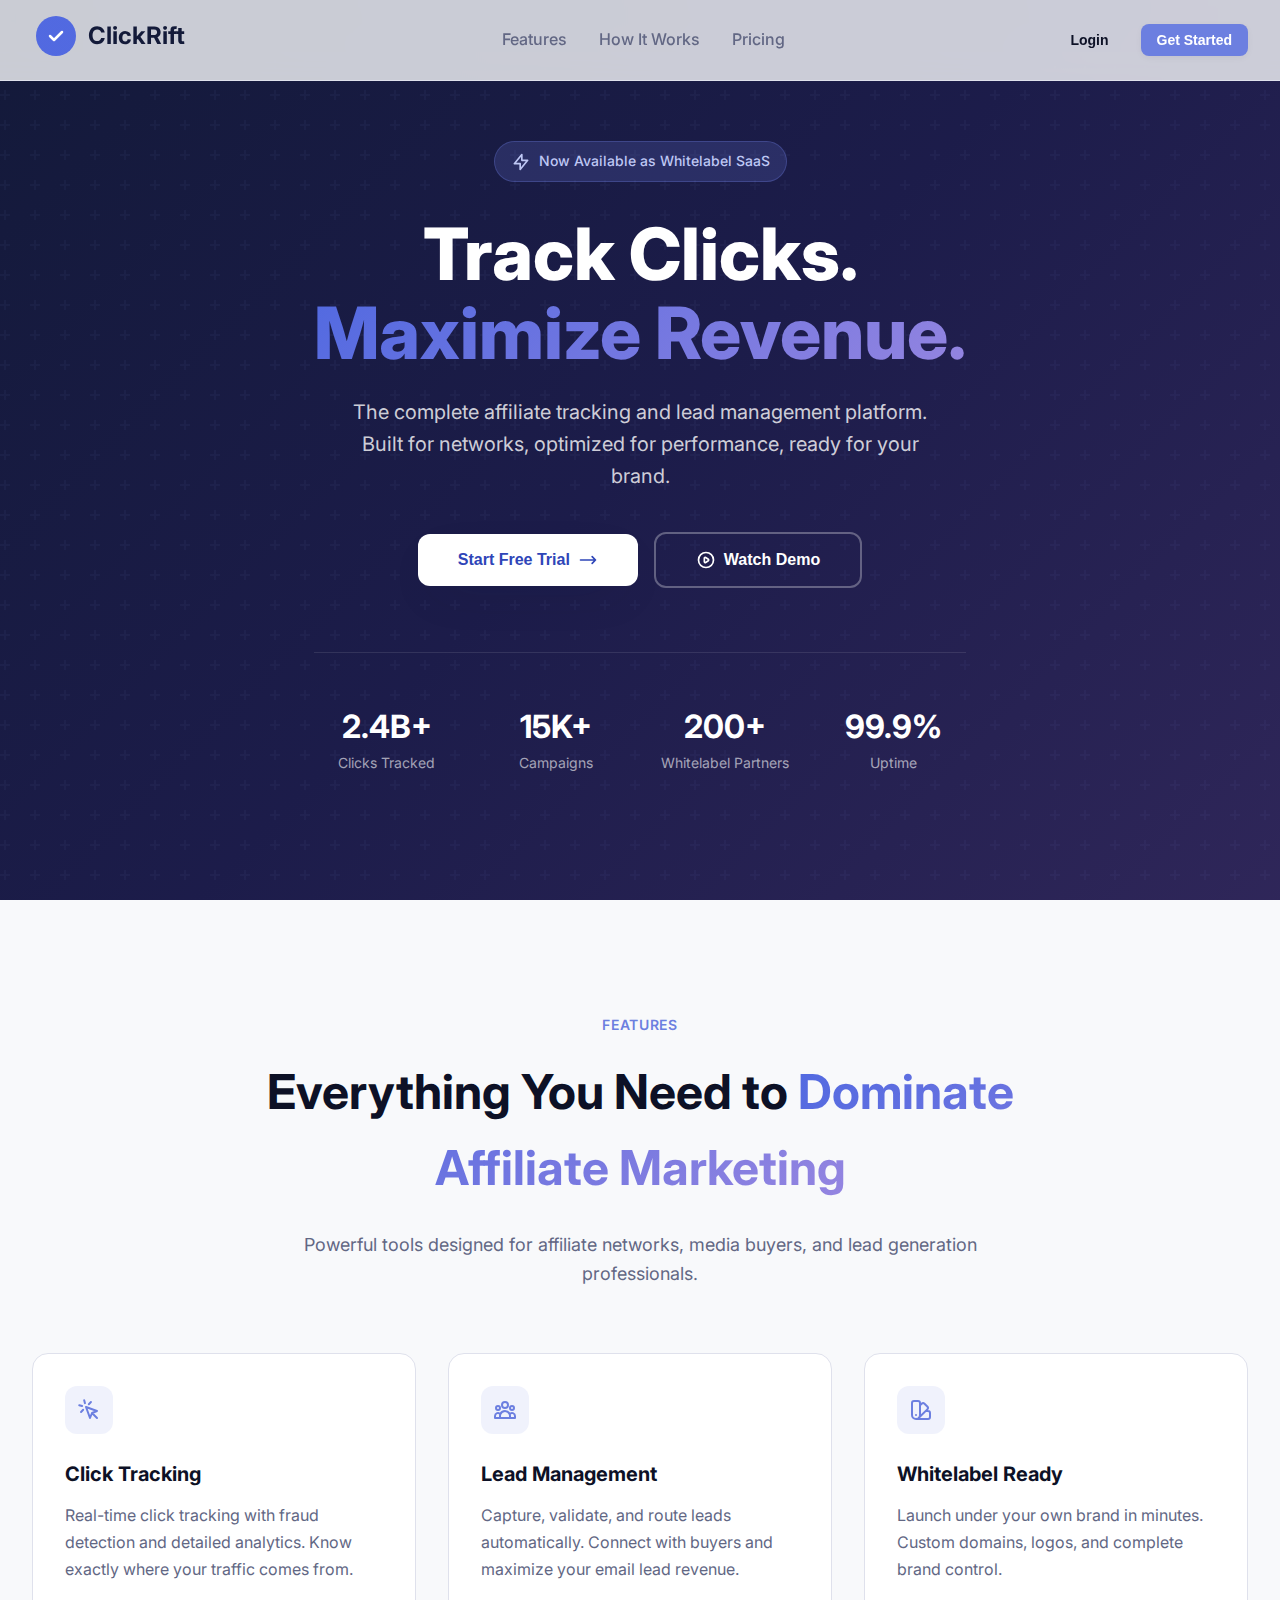
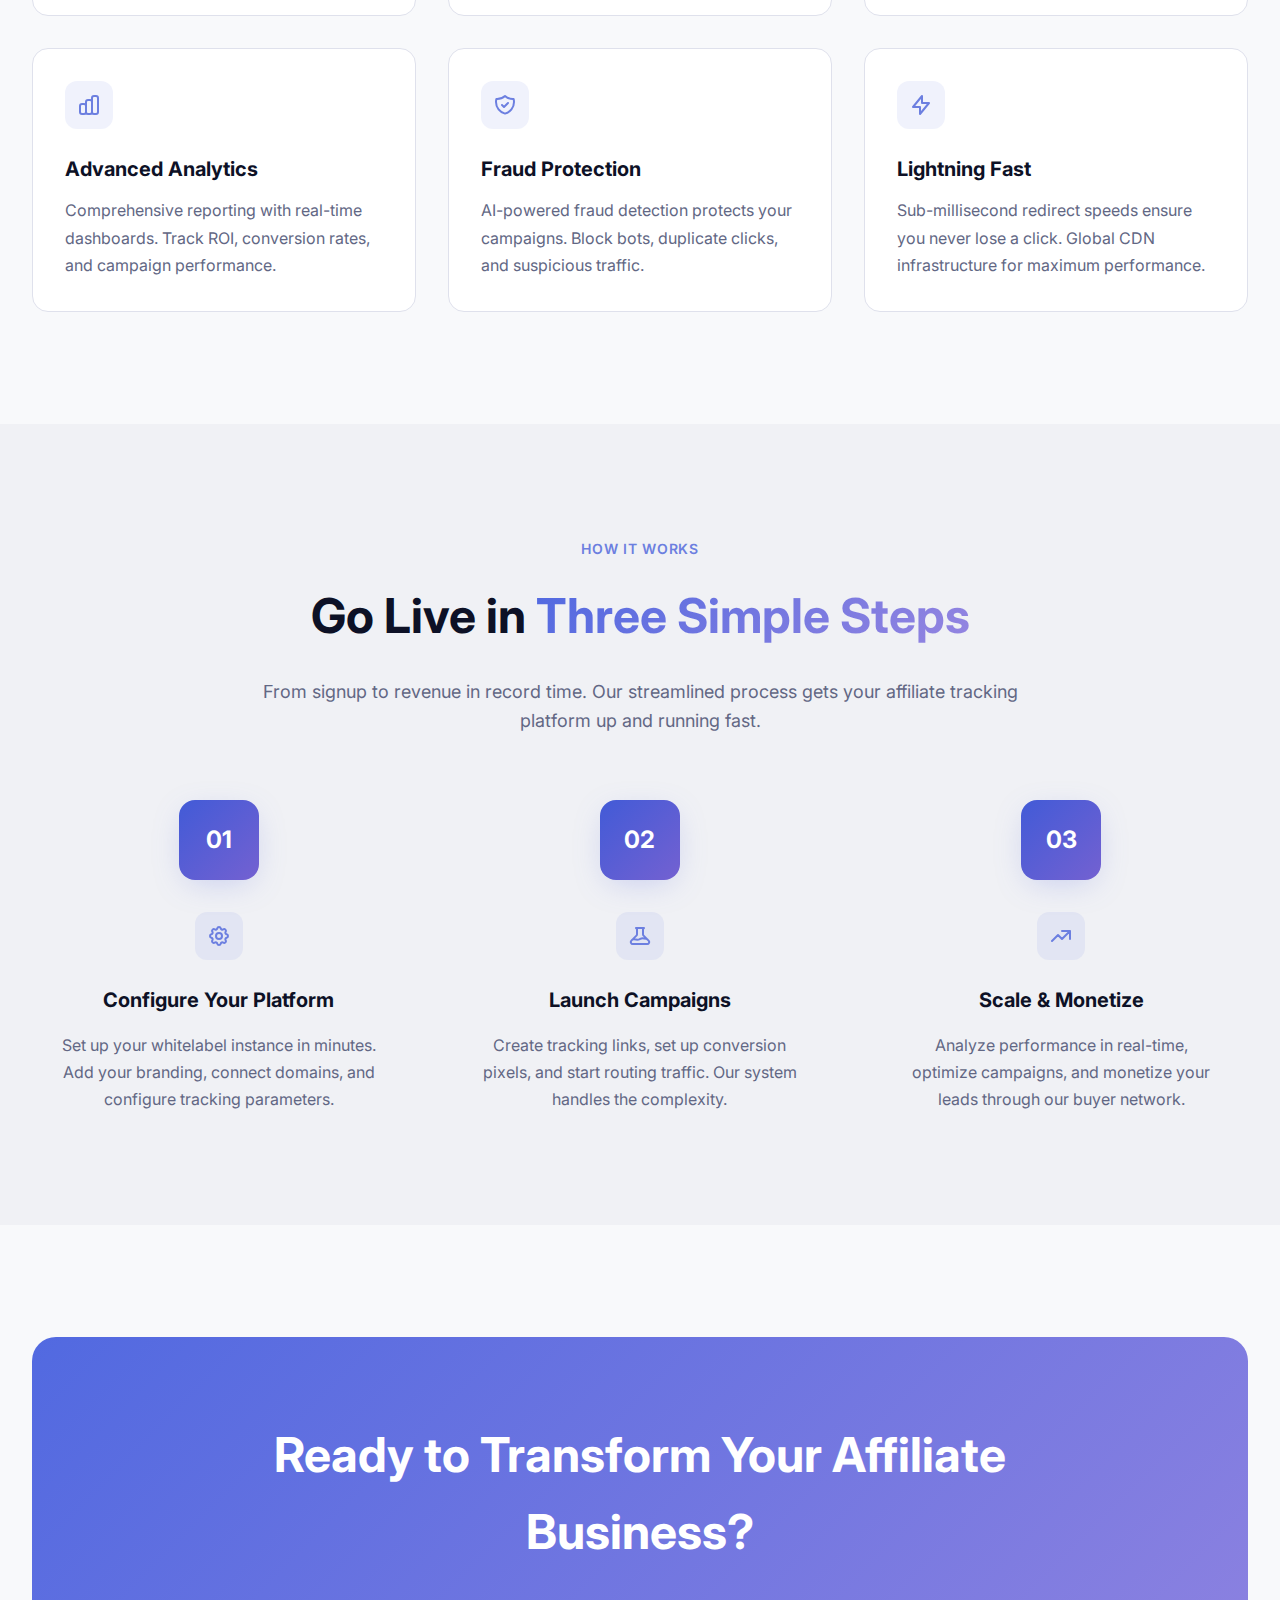
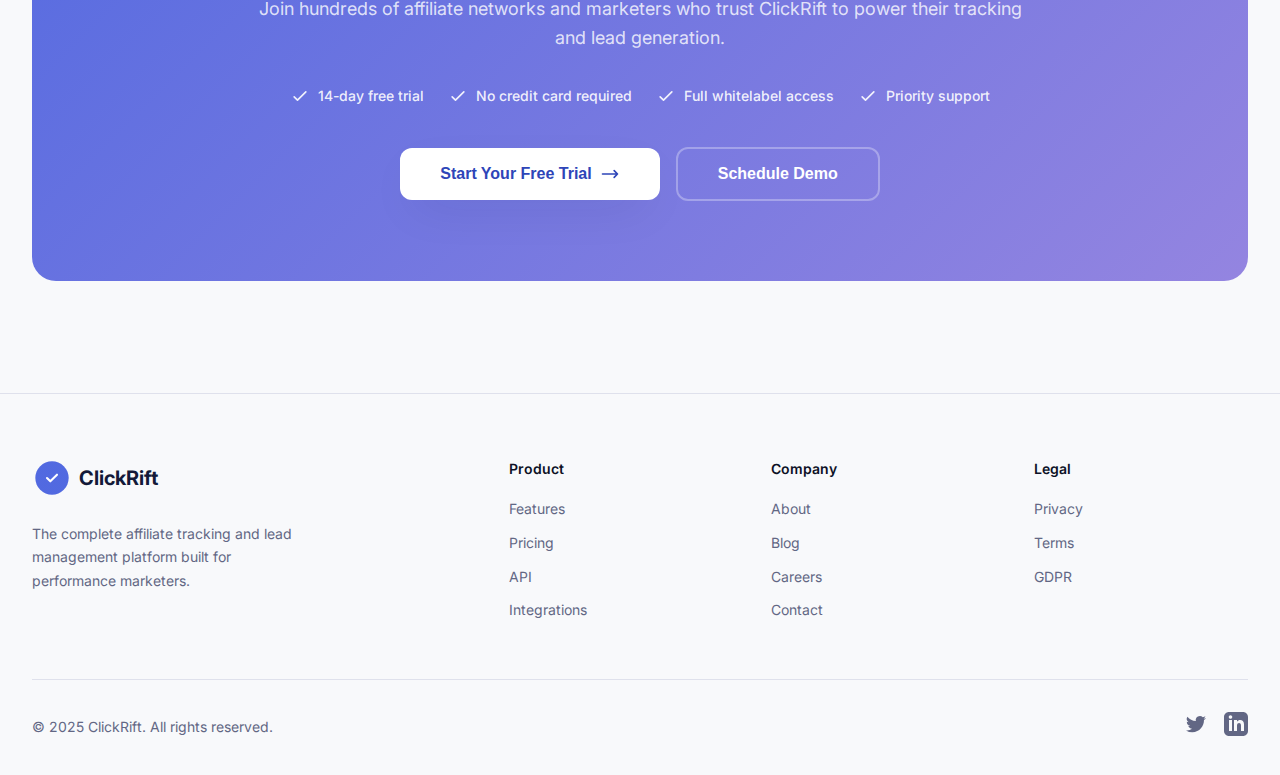
<file: public/standalone.html>
<!DOCTYPE html>
<html lang="en">
<head>
  <meta charset="UTF-8">
  <meta name="viewport" content="width=device-width, initial-scale=1.0">
  <title>ClickRift.io | Affiliate Tracking & Lead Management Platform</title>
  <meta name="description" content="Powerful whitelabel affiliate tracking and lead management SaaS. Track clicks, optimize conversions, and monetize email leads under your own brand.">
  <meta name="author" content="ClickRift">
  <meta name="keywords" content="affiliate tracking, lead management, whitelabel SaaS, click tracking, email leads, affiliate marketing">
  <meta property="og:title" content="ClickRift.io | Affiliate Tracking & Lead Management Platform">
  <meta property="og:description" content="Powerful whitelabel affiliate tracking and lead management SaaS. Track clicks, optimize conversions, and monetize email leads under your own brand.">
  <meta property="og:type" content="website">
  <link rel="stylesheet" href="css/standalone.css">
</head>
<body>
  <!-- Header -->
  <header class="header">
    <div class="container header-inner">
      <a href="/">
        <svg class="logo" viewBox="0 0 200 48" fill="none" xmlns="http://www.w3.org/2000/svg">
          <circle cx="24" cy="24" r="20" fill="url(#logo-grad)"/>
          <path d="M18 24l4 4 8-8" stroke="white" stroke-width="2.5" stroke-linecap="round" stroke-linejoin="round"/>
          <text x="56" y="32" font-family="Inter, sans-serif" font-size="24" font-weight="700" fill="hsl(230, 50%, 15%)">ClickRift</text>
          <defs>
            <linearGradient id="logo-grad" x1="4" y1="4" x2="44" y2="44">
              <stop stop-color="hsl(230, 70%, 60%)"/>
              <stop offset="1" stop-color="hsl(250, 60%, 70%)"/>
            </linearGradient>
          </defs>
        </svg>
      </a>
      <nav class="nav">
        <a href="#features">Features</a>
        <a href="#how-it-works">How It Works</a>
        <a href="#pricing">Pricing</a>
      </nav>
      <div class="header-cta">
        <button class="btn btn-ghost">Login</button>
        <button class="btn btn-primary">Get Started</button>
      </div>
      <button class="mobile-menu-btn" aria-label="Toggle menu">
        <svg class="icon" fill="none" stroke="currentColor" viewBox="0 0 24 24"><path stroke-linecap="round" stroke-linejoin="round" stroke-width="2" d="M4 6h16M4 12h16M4 18h16"/></svg>
      </button>
    </div>
  </header>

  <!-- Hero -->
  <section class="hero">
    <div class="hero-bg"></div>
    <div class="container hero-content">
      <div class="hero-badge">
        <svg class="icon-sm" fill="none" stroke="currentColor" viewBox="0 0 24 24"><path stroke-linecap="round" stroke-linejoin="round" stroke-width="2" d="M13 10V3L4 14h7v7l9-11h-7z"/></svg>
        Now Available as Whitelabel SaaS
      </div>
      <h1>Track Clicks. <br><span class="text-gradient">Maximize Revenue.</span></h1>
      <p>The complete affiliate tracking and lead management platform. Built for networks, optimized for performance, ready for your brand.</p>
      <div class="hero-buttons">
        <button class="btn btn-hero-white">
          Start Free Trial
          <svg class="icon-sm" fill="none" stroke="currentColor" viewBox="0 0 24 24"><path stroke-linecap="round" stroke-linejoin="round" stroke-width="2" d="M17 8l4 4m0 0l-4 4m4-4H3"/></svg>
        </button>
        <button class="btn btn-hero-outline">
          <svg class="icon-sm" fill="none" stroke="currentColor" viewBox="0 0 24 24"><path stroke-linecap="round" stroke-linejoin="round" stroke-width="2" d="M14.752 11.168l-3.197-2.132A1 1 0 0010 9.87v4.263a1 1 0 001.555.832l3.197-2.132a1 1 0 000-1.664z"/><path stroke-linecap="round" stroke-linejoin="round" stroke-width="2" d="M21 12a9 9 0 11-18 0 9 9 0 0118 0z"/></svg>
          Watch Demo
        </button>
      </div>
      <div class="trust-stats">
        <div class="stat">
          <div class="stat-value">2.4B+</div>
          <div class="stat-label">Clicks Tracked</div>
        </div>
        <div class="stat">
          <div class="stat-value">15K+</div>
          <div class="stat-label">Campaigns</div>
        </div>
        <div class="stat">
          <div class="stat-value">200+</div>
          <div class="stat-label">Whitelabel Partners</div>
        </div>
        <div class="stat">
          <div class="stat-value">99.9%</div>
          <div class="stat-label">Uptime</div>
        </div>
      </div>
    </div>
  </section>

  <!-- Features -->
  <section id="features" class="section">
    <div class="container">
      <div class="section-header">
        <span class="section-label">Features</span>
        <h2 class="section-title">Everything You Need to <span class="text-gradient">Dominate Affiliate Marketing</span></h2>
        <p class="section-desc">Powerful tools designed for affiliate networks, media buyers, and lead generation professionals.</p>
      </div>
      <div class="features-grid">
        <div class="feature-card">
          <div class="feature-icon">
            <svg class="icon" fill="none" stroke="currentColor" viewBox="0 0 24 24"><path stroke-linecap="round" stroke-linejoin="round" stroke-width="2" d="M15 15l-2 5L9 9l11 4-5 2zm0 0l5 5M7.188 2.239l.777 2.897M5.136 7.965l-2.898-.777M13.95 4.05l-2.122 2.122m-5.657 5.656l-2.12 2.122"/></svg>
          </div>
          <h3 class="feature-title">Click Tracking</h3>
          <p class="feature-desc">Real-time click tracking with fraud detection and detailed analytics. Know exactly where your traffic comes from.</p>
        </div>
        <div class="feature-card">
          <div class="feature-icon">
            <svg class="icon" fill="none" stroke="currentColor" viewBox="0 0 24 24"><path stroke-linecap="round" stroke-linejoin="round" stroke-width="2" d="M17 20h5v-2a3 3 0 00-5.356-1.857M17 20H7m10 0v-2c0-.656-.126-1.283-.356-1.857M7 20H2v-2a3 3 0 015.356-1.857M7 20v-2c0-.656.126-1.283.356-1.857m0 0a5.002 5.002 0 019.288 0M15 7a3 3 0 11-6 0 3 3 0 016 0zm6 3a2 2 0 11-4 0 2 2 0 014 0zM7 10a2 2 0 11-4 0 2 2 0 014 0z"/></svg>
          </div>
          <h3 class="feature-title">Lead Management</h3>
          <p class="feature-desc">Capture, validate, and route leads automatically. Connect with buyers and maximize your email lead revenue.</p>
        </div>
        <div class="feature-card">
          <div class="feature-icon">
            <svg class="icon" fill="none" stroke="currentColor" viewBox="0 0 24 24"><path stroke-linecap="round" stroke-linejoin="round" stroke-width="2" d="M7 21a4 4 0 01-4-4V5a2 2 0 012-2h4a2 2 0 012 2v12a4 4 0 01-4 4zm0 0h12a2 2 0 002-2v-4a2 2 0 00-2-2h-2.343M11 7.343l1.657-1.657a2 2 0 012.828 0l2.829 2.829a2 2 0 010 2.828l-8.486 8.485M7 17h.01"/></svg>
          </div>
          <h3 class="feature-title">Whitelabel Ready</h3>
          <p class="feature-desc">Launch under your own brand in minutes. Custom domains, logos, and complete brand control.</p>
        </div>
        <div class="feature-card">
          <div class="feature-icon">
            <svg class="icon" fill="none" stroke="currentColor" viewBox="0 0 24 24"><path stroke-linecap="round" stroke-linejoin="round" stroke-width="2" d="M9 19v-6a2 2 0 00-2-2H5a2 2 0 00-2 2v6a2 2 0 002 2h2a2 2 0 002-2zm0 0V9a2 2 0 012-2h2a2 2 0 012 2v10m-6 0a2 2 0 002 2h2a2 2 0 002-2m0 0V5a2 2 0 012-2h2a2 2 0 012 2v14a2 2 0 01-2 2h-2a2 2 0 01-2-2z"/></svg>
          </div>
          <h3 class="feature-title">Advanced Analytics</h3>
          <p class="feature-desc">Comprehensive reporting with real-time dashboards. Track ROI, conversion rates, and campaign performance.</p>
        </div>
        <div class="feature-card">
          <div class="feature-icon">
            <svg class="icon" fill="none" stroke="currentColor" viewBox="0 0 24 24"><path stroke-linecap="round" stroke-linejoin="round" stroke-width="2" d="M9 12l2 2 4-4m5.618-4.016A11.955 11.955 0 0112 2.944a11.955 11.955 0 01-8.618 3.04A12.02 12.02 0 003 9c0 5.591 3.824 10.29 9 11.622 5.176-1.332 9-6.03 9-11.622 0-1.042-.133-2.052-.382-3.016z"/></svg>
          </div>
          <h3 class="feature-title">Fraud Protection</h3>
          <p class="feature-desc">AI-powered fraud detection protects your campaigns. Block bots, duplicate clicks, and suspicious traffic.</p>
        </div>
        <div class="feature-card">
          <div class="feature-icon">
            <svg class="icon" fill="none" stroke="currentColor" viewBox="0 0 24 24"><path stroke-linecap="round" stroke-linejoin="round" stroke-width="2" d="M13 10V3L4 14h7v7l9-11h-7z"/></svg>
          </div>
          <h3 class="feature-title">Lightning Fast</h3>
          <p class="feature-desc">Sub-millisecond redirect speeds ensure you never lose a click. Global CDN infrastructure for maximum performance.</p>
        </div>
      </div>
    </div>
  </section>

  <!-- How It Works -->
  <section id="how-it-works" class="section" style="background: var(--muted);">
    <div class="container">
      <div class="section-header">
        <span class="section-label">How It Works</span>
        <h2 class="section-title">Go Live in <span class="text-gradient">Three Simple Steps</span></h2>
        <p class="section-desc">From signup to revenue in record time. Our streamlined process gets your affiliate tracking platform up and running fast.</p>
      </div>
      <div class="steps-grid">
        <div class="step">
          <div class="step-number">01</div>
          <div class="step-icon">
            <svg class="icon" fill="none" stroke="currentColor" viewBox="0 0 24 24"><path stroke-linecap="round" stroke-linejoin="round" stroke-width="2" d="M10.325 4.317c.426-1.756 2.924-1.756 3.35 0a1.724 1.724 0 002.573 1.066c1.543-.94 3.31.826 2.37 2.37a1.724 1.724 0 001.065 2.572c1.756.426 1.756 2.924 0 3.35a1.724 1.724 0 00-1.066 2.573c.94 1.543-.826 3.31-2.37 2.37a1.724 1.724 0 00-2.572 1.065c-.426 1.756-2.924 1.756-3.35 0a1.724 1.724 0 00-2.573-1.066c-1.543.94-3.31-.826-2.37-2.37a1.724 1.724 0 00-1.065-2.572c-1.756-.426-1.756-2.924 0-3.35a1.724 1.724 0 001.066-2.573c-.94-1.543.826-3.31 2.37-2.37.996.608 2.296.07 2.572-1.065z"/><path stroke-linecap="round" stroke-linejoin="round" stroke-width="2" d="M15 12a3 3 0 11-6 0 3 3 0 016 0z"/></svg>
          </div>
          <h3 class="step-title">Configure Your Platform</h3>
          <p class="step-desc">Set up your whitelabel instance in minutes. Add your branding, connect domains, and configure tracking parameters.</p>
        </div>
        <div class="step">
          <div class="step-number">02</div>
          <div class="step-icon">
            <svg class="icon" fill="none" stroke="currentColor" viewBox="0 0 24 24"><path stroke-linecap="round" stroke-linejoin="round" stroke-width="2" d="M19.428 15.428a2 2 0 00-1.022-.547l-2.387-.477a6 6 0 00-3.86.517l-.318.158a6 6 0 01-3.86.517L6.05 15.21a2 2 0 00-1.806.547M8 4h8l-1 1v5.172a2 2 0 00.586 1.414l5 5c1.26 1.26.367 3.414-1.415 3.414H4.828c-1.782 0-2.674-2.154-1.414-3.414l5-5A2 2 0 009 10.172V5L8 4z"/></svg>
          </div>
          <h3 class="step-title">Launch Campaigns</h3>
          <p class="step-desc">Create tracking links, set up conversion pixels, and start routing traffic. Our system handles the complexity.</p>
        </div>
        <div class="step">
          <div class="step-number">03</div>
          <div class="step-icon">
            <svg class="icon" fill="none" stroke="currentColor" viewBox="0 0 24 24"><path stroke-linecap="round" stroke-linejoin="round" stroke-width="2" d="M13 7h8m0 0v8m0-8l-8 8-4-4-6 6"/></svg>
          </div>
          <h3 class="step-title">Scale & Monetize</h3>
          <p class="step-desc">Analyze performance in real-time, optimize campaigns, and monetize your leads through our buyer network.</p>
        </div>
      </div>
    </div>
  </section>

  <!-- CTA -->
  <section id="pricing" class="section">
    <div class="container">
      <div class="cta">
        <div class="cta-content">
          <h2>Ready to Transform Your Affiliate Business?</h2>
          <p>Join hundreds of affiliate networks and marketers who trust ClickRift to power their tracking and lead generation.</p>
          <div class="cta-benefits">
            <div class="cta-benefit">
              <svg class="icon-sm" fill="none" stroke="currentColor" viewBox="0 0 24 24"><path stroke-linecap="round" stroke-linejoin="round" stroke-width="2" d="M5 13l4 4L19 7"/></svg>
              14-day free trial
            </div>
            <div class="cta-benefit">
              <svg class="icon-sm" fill="none" stroke="currentColor" viewBox="0 0 24 24"><path stroke-linecap="round" stroke-linejoin="round" stroke-width="2" d="M5 13l4 4L19 7"/></svg>
              No credit card required
            </div>
            <div class="cta-benefit">
              <svg class="icon-sm" fill="none" stroke="currentColor" viewBox="0 0 24 24"><path stroke-linecap="round" stroke-linejoin="round" stroke-width="2" d="M5 13l4 4L19 7"/></svg>
              Full whitelabel access
            </div>
            <div class="cta-benefit">
              <svg class="icon-sm" fill="none" stroke="currentColor" viewBox="0 0 24 24"><path stroke-linecap="round" stroke-linejoin="round" stroke-width="2" d="M5 13l4 4L19 7"/></svg>
              Priority support
            </div>
          </div>
          <div class="cta-buttons">
            <button class="btn btn-hero-white">
              Start Your Free Trial
              <svg class="icon-sm" fill="none" stroke="currentColor" viewBox="0 0 24 24"><path stroke-linecap="round" stroke-linejoin="round" stroke-width="2" d="M17 8l4 4m0 0l-4 4m4-4H3"/></svg>
            </button>
            <button class="btn btn-hero-outline">Schedule Demo</button>
          </div>
        </div>
      </div>
    </div>
  </section>

  <!-- Footer -->
  <footer class="footer">
    <div class="container">
      <div class="footer-grid">
        <div class="footer-brand">
          <svg style="height: 40px; width: auto;" viewBox="0 0 200 48" fill="none" xmlns="http://www.w3.org/2000/svg">
            <circle cx="24" cy="24" r="20" fill="url(#logo-grad2)"/>
            <path d="M18 24l4 4 8-8" stroke="white" stroke-width="2.5" stroke-linecap="round" stroke-linejoin="round"/>
            <text x="56" y="32" font-family="Inter, sans-serif" font-size="24" font-weight="700" fill="hsl(230, 50%, 15%)">ClickRift</text>
            <defs>
              <linearGradient id="logo-grad2" x1="4" y1="4" x2="44" y2="44">
                <stop stop-color="hsl(230, 70%, 60%)"/>
                <stop offset="1" stop-color="hsl(250, 60%, 70%)"/>
              </linearGradient>
            </defs>
          </svg>
          <p>The complete affiliate tracking and lead management platform built for performance marketers.</p>
        </div>
        <div class="footer-col">
          <h4>Product</h4>
          <ul>
            <li><a href="#features">Features</a></li>
            <li><a href="#pricing">Pricing</a></li>
            <li><a href="#">API</a></li>
            <li><a href="#">Integrations</a></li>
          </ul>
        </div>
        <div class="footer-col">
          <h4>Company</h4>
          <ul>
            <li><a href="#">About</a></li>
            <li><a href="#">Blog</a></li>
            <li><a href="#">Careers</a></li>
            <li><a href="#">Contact</a></li>
          </ul>
        </div>
        <div class="footer-col">
          <h4>Legal</h4>
          <ul>
            <li><a href="#">Privacy</a></li>
            <li><a href="#">Terms</a></li>
            <li><a href="#">GDPR</a></li>
          </ul>
        </div>
      </div>
      <div class="footer-bottom">
        <p class="footer-copyright">© 2025 ClickRift. All rights reserved.</p>
        <div class="footer-social">
          <a href="#" aria-label="Twitter">
            <svg class="icon" fill="currentColor" viewBox="0 0 24 24"><path d="M8.29 20.251c7.547 0 11.675-6.253 11.675-11.675 0-.178 0-.355-.012-.53A8.348 8.348 0 0022 5.92a8.19 8.19 0 01-2.357.646 4.118 4.118 0 001.804-2.27 8.224 8.224 0 01-2.605.996 4.107 4.107 0 00-6.993 3.743 11.65 11.65 0 01-8.457-4.287 4.106 4.106 0 001.27 5.477A4.072 4.072 0 012.8 9.713v.052a4.105 4.105 0 003.292 4.022 4.095 4.095 0 01-1.853.07 4.108 4.108 0 003.834 2.85A8.233 8.233 0 012 18.407a11.616 11.616 0 006.29 1.84"/></svg>
          </a>
          <a href="#" aria-label="LinkedIn">
            <svg class="icon" fill="currentColor" viewBox="0 0 24 24"><path d="M19 0h-14c-2.761 0-5 2.239-5 5v14c0 2.761 2.239 5 5 5h14c2.762 0 5-2.239 5-5v-14c0-2.761-2.238-5-5-5zm-11 19h-3v-11h3v11zm-1.5-12.268c-.966 0-1.75-.79-1.75-1.764s.784-1.764 1.75-1.764 1.75.79 1.75 1.764-.783 1.764-1.75 1.764zm13.5 12.268h-3v-5.604c0-3.368-4-3.113-4 0v5.604h-3v-11h3v1.765c1.396-2.586 7-2.777 7 2.476v6.759z"/></svg>
          </a>
        </div>
      </div>
    </div>
  </footer>
</body>
</html>
</file>
<file: public/css/standalone.css>
/* ClickRift.io Standalone Styles */
@import url('https://fonts.googleapis.com/css2?family=Inter:wght@400;500;600;700;800&display=swap');

*, *::before, *::after { box-sizing: border-box; margin: 0; padding: 0; }

:root {
  --background: hsl(230, 30%, 98%);
  --foreground: hsl(230, 50%, 10%);
  --card: hsl(0, 0%, 100%);
  --card-foreground: hsl(230, 50%, 10%);
  --primary: hsl(230, 65%, 65%);
  --primary-foreground: hsl(0, 0%, 100%);
  --secondary: hsl(230, 30%, 94%);
  --secondary-foreground: hsl(230, 50%, 20%);
  --muted: hsl(230, 20%, 95%);
  --muted-foreground: hsl(230, 15%, 45%);
  --accent: hsl(230, 70%, 75%);
  --border: hsl(230, 25%, 90%);
  --clickrift-primary: hsl(230, 65%, 65%);
  --clickrift-primary-light: hsl(230, 70%, 85%);
  --clickrift-primary-dark: hsl(230, 60%, 45%);
  --clickrift-navy: hsl(230, 50%, 15%);
  --clickrift-soft: hsl(230, 30%, 97%);
  --gradient-hero: linear-gradient(135deg, hsl(230, 70%, 60%) 0%, hsl(250, 60%, 70%) 100%);
  --gradient-cta: linear-gradient(135deg, hsl(230, 65%, 55%) 0%, hsl(250, 55%, 60%) 100%);
  --shadow-sm: 0 2px 8px -2px hsla(230, 50%, 15%, 0.08);
  --shadow-md: 0 8px 24px -8px hsla(230, 50%, 15%, 0.12);
  --shadow-lg: 0 16px 48px -16px hsla(230, 50%, 15%, 0.15);
  --shadow-glow: 0 8px 32px -8px hsla(230, 65%, 65%, 0.35);
}

html { scroll-behavior: smooth; }
body { font-family: 'Inter', system-ui, sans-serif; background: var(--background); color: var(--foreground); line-height: 1.6; -webkit-font-smoothing: antialiased; }

.container { max-width: 1280px; margin: 0 auto; padding: 0 1rem; }
@media (min-width: 640px) { .container { padding: 0 1.5rem; } }
@media (min-width: 1024px) { .container { padding: 0 2rem; } }

a { text-decoration: none; color: inherit; }

/* Header */
.header { position: fixed; top: 0; left: 0; right: 0; z-index: 50; background: hsla(230, 30%, 98%, 0.8); backdrop-filter: blur(12px); border-bottom: 1px solid var(--border); }
.header-inner { display: flex; align-items: center; justify-content: space-between; height: 64px; }
@media (min-width: 1024px) { .header-inner { height: 80px; } }
.logo { height: 40px; width: auto; }
@media (min-width: 1024px) { .logo { height: 48px; } }
.nav { display: none; align-items: center; gap: 2rem; }
@media (min-width: 768px) { .nav { display: flex; } }
.nav a { color: var(--muted-foreground); font-weight: 500; transition: color 0.2s; }
.nav a:hover { color: var(--foreground); }
.header-cta { display: none; align-items: center; gap: 1rem; }
@media (min-width: 768px) { .header-cta { display: flex; } }

/* Buttons */
.btn { display: inline-flex; align-items: center; justify-content: center; gap: 0.5rem; padding: 0.5rem 1rem; border-radius: 0.5rem; font-weight: 600; font-size: 0.875rem; transition: all 0.2s; cursor: pointer; border: none; }
.btn-ghost { background: transparent; color: var(--foreground); }
.btn-ghost:hover { background: var(--accent); }
.btn-primary { background: var(--primary); color: var(--primary-foreground); box-shadow: var(--shadow-sm); }
.btn-primary:hover { background: hsl(230, 65%, 60%); box-shadow: var(--shadow-glow); }
.btn-hero { background: var(--gradient-cta); color: var(--primary-foreground); box-shadow: var(--shadow-glow); padding: 1rem 2.5rem; font-size: 1rem; border-radius: 0.75rem; }
.btn-hero:hover { transform: scale(1.02); box-shadow: var(--shadow-lg); }
.btn-outline { background: transparent; border: 2px solid var(--primary); color: var(--primary); padding: 1rem 2.5rem; font-size: 1rem; border-radius: 0.75rem; }
.btn-outline:hover { background: hsla(230, 65%, 65%, 0.1); }
.btn-hero-white { background: white; color: var(--clickrift-primary-dark); box-shadow: var(--shadow-lg); padding: 1rem 2.5rem; font-size: 1rem; border-radius: 0.75rem; }
.btn-hero-white:hover { background: hsl(0, 0%, 95%); transform: scale(1.02); }
.btn-hero-outline { background: transparent; border: 2px solid hsla(0, 0%, 100%, 0.3); color: white; padding: 1rem 2.5rem; font-size: 1rem; border-radius: 0.75rem; }
.btn-hero-outline:hover { background: hsla(0, 0%, 100%, 0.1); }

.mobile-menu-btn { display: block; padding: 0.5rem; background: none; border: none; cursor: pointer; }
@media (min-width: 768px) { .mobile-menu-btn { display: none; } }

/* Hero */
.hero { position: relative; min-height: 100vh; display: flex; align-items: center; padding: 6rem 0 5rem; overflow: hidden; }
.hero-bg { position: absolute; inset: 0; background: linear-gradient(135deg, hsl(230, 50%, 15%) 0%, hsl(240, 45%, 20%) 50%, hsl(250, 40%, 25%) 100%); }
.hero-bg::after { content: ''; position: absolute; inset: 0; background: url("data:image/svg+xml,%3Csvg width='60' height='60' viewBox='0 0 60 60' xmlns='http://www.w3.org/2000/svg'%3E%3Cg fill='none' fill-rule='evenodd'%3E%3Cg fill='%237B8CDE' fill-opacity='0.05'%3E%3Cpath d='M36 34v-4h-2v4h-4v2h4v4h2v-4h4v-2h-4zm0-30V0h-2v4h-4v2h4v4h2V6h4V4h-4zM6 34v-4H4v4H0v2h4v4h2v-4h4v-2H6zM6 4V0H4v4H0v2h4v4h2V6h4V4H6z'/%3E%3C/g%3E%3C/g%3E%3C/svg%3E"); }
.hero-content { position: relative; z-index: 10; text-align: center; max-width: 900px; margin: 0 auto; }
.hero-badge { display: inline-flex; align-items: center; gap: 0.5rem; padding: 0.5rem 1rem; background: hsla(230, 65%, 65%, 0.2); border: 1px solid hsla(230, 65%, 65%, 0.3); border-radius: 9999px; color: var(--clickrift-primary-light); font-size: 0.875rem; font-weight: 500; margin-bottom: 2rem; }
.hero h1 { font-size: 2.5rem; font-weight: 800; line-height: 1.1; color: white; margin-bottom: 1.5rem; }
@media (min-width: 640px) { .hero h1 { font-size: 3.5rem; } }
@media (min-width: 1024px) { .hero h1 { font-size: 4.5rem; } }
.text-gradient { background: var(--gradient-hero); -webkit-background-clip: text; -webkit-text-fill-color: transparent; background-clip: text; }
.hero p { font-size: 1.125rem; color: hsla(0, 0%, 100%, 0.8); max-width: 600px; margin: 0 auto 2.5rem; }
@media (min-width: 640px) { .hero p { font-size: 1.25rem; } }
.hero-buttons { display: flex; flex-direction: column; align-items: center; gap: 1rem; margin-bottom: 4rem; }
@media (min-width: 640px) { .hero-buttons { flex-direction: row; justify-content: center; } }

/* Trust Stats */
.trust-stats { display: grid; grid-template-columns: repeat(2, 1fr); gap: 1.5rem; max-width: 700px; margin: 0 auto; padding-top: 3rem; border-top: 1px solid hsla(0, 0%, 100%, 0.1); }
@media (min-width: 640px) { .trust-stats { grid-template-columns: repeat(4, 1fr); } }
.stat { text-align: center; }
.stat-value { font-size: 1.5rem; font-weight: 700; color: white; }
@media (min-width: 640px) { .stat-value { font-size: 2rem; } }
.stat-label { font-size: 0.875rem; color: hsla(0, 0%, 100%, 0.6); }

/* Sections */
.section { padding: 5rem 0; }
@media (min-width: 1024px) { .section { padding: 7rem 0; } }
.section-header { text-align: center; max-width: 768px; margin: 0 auto 4rem; }
.section-label { font-size: 0.875rem; font-weight: 600; color: var(--clickrift-primary); text-transform: uppercase; letter-spacing: 0.05em; }
.section-title { font-size: 2rem; font-weight: 700; margin-top: 1rem; margin-bottom: 1.5rem; }
@media (min-width: 640px) { .section-title { font-size: 2.5rem; } }
@media (min-width: 1024px) { .section-title { font-size: 3rem; } }
.section-desc { font-size: 1.125rem; color: var(--muted-foreground); }

/* Features */
.features-grid { display: grid; gap: 1.5rem; }
@media (min-width: 768px) { .features-grid { grid-template-columns: repeat(2, 1fr); } }
@media (min-width: 1024px) { .features-grid { grid-template-columns: repeat(3, 1fr); gap: 2rem; } }
.feature-card { background: var(--card); border-radius: 1rem; padding: 2rem; border: 1px solid var(--border); transition: all 0.3s; }
.feature-card:hover { transform: translateY(-4px); box-shadow: var(--shadow-md); border-color: var(--clickrift-primary); }
.feature-icon { width: 3rem; height: 3rem; border-radius: 0.75rem; background: hsla(230, 65%, 65%, 0.1); display: flex; align-items: center; justify-content: center; margin-bottom: 1.5rem; color: var(--clickrift-primary); }
.feature-title { font-size: 1.25rem; font-weight: 700; margin-bottom: 0.75rem; }
.feature-desc { color: var(--muted-foreground); line-height: 1.7; }

/* How It Works */
.steps-grid { display: grid; gap: 2rem; }
@media (min-width: 1024px) { .steps-grid { grid-template-columns: repeat(3, 1fr); gap: 3rem; } }
.step { text-align: center; }
.step-number { display: inline-flex; align-items: center; justify-content: center; width: 5rem; height: 5rem; border-radius: 1rem; background: var(--gradient-cta); box-shadow: var(--shadow-glow); margin-bottom: 2rem; font-size: 1.5rem; font-weight: 700; color: white; }
.step-icon { width: 3rem; height: 3rem; border-radius: 0.75rem; background: hsla(230, 65%, 65%, 0.1); display: flex; align-items: center; justify-content: center; margin: 0 auto 1.5rem; color: var(--clickrift-primary); }
.step-title { font-size: 1.25rem; font-weight: 700; margin-bottom: 1rem; }
.step-desc { color: var(--muted-foreground); max-width: 320px; margin: 0 auto; line-height: 1.7; }

/* CTA */
.cta { background: var(--gradient-hero); border-radius: 1.5rem; padding: 3rem 2rem; text-align: center; position: relative; overflow: hidden; }
@media (min-width: 640px) { .cta { padding: 4rem 3rem; } }
@media (min-width: 1024px) { .cta { padding: 5rem 4rem; } }
.cta-content { position: relative; z-index: 10; max-width: 768px; margin: 0 auto; }
.cta h2 { font-size: 2rem; font-weight: 700; color: white; margin-bottom: 1.5rem; }
@media (min-width: 640px) { .cta h2 { font-size: 2.5rem; } }
@media (min-width: 1024px) { .cta h2 { font-size: 3rem; } }
.cta p { font-size: 1.125rem; color: hsla(0, 0%, 100%, 0.8); margin-bottom: 2rem; }
.cta-benefits { display: flex; flex-wrap: wrap; justify-content: center; gap: 1rem 1.5rem; margin-bottom: 2.5rem; }
.cta-benefit { display: flex; align-items: center; gap: 0.5rem; color: hsla(0, 0%, 100%, 0.9); font-size: 0.875rem; font-weight: 500; }
.cta-buttons { display: flex; flex-direction: column; align-items: center; gap: 1rem; }
@media (min-width: 640px) { .cta-buttons { flex-direction: row; justify-content: center; } }

/* Footer */
.footer { padding: 4rem 0 2rem; border-top: 1px solid var(--border); }
.footer-grid { display: grid; gap: 2rem; margin-bottom: 3rem; }
@media (min-width: 768px) { .footer-grid { grid-template-columns: 2fr 1fr 1fr 1fr; gap: 3rem; } }
.footer-brand p { color: var(--muted-foreground); margin-top: 1rem; max-width: 280px; font-size: 0.875rem; line-height: 1.7; }
.footer-col h4 { font-size: 0.875rem; font-weight: 600; margin-bottom: 1rem; }
.footer-col ul { list-style: none; }
.footer-col li { margin-bottom: 0.5rem; }
.footer-col a { color: var(--muted-foreground); font-size: 0.875rem; transition: color 0.2s; }
.footer-col a:hover { color: var(--foreground); }
.footer-bottom { display: flex; flex-direction: column; align-items: center; gap: 1rem; padding-top: 2rem; border-top: 1px solid var(--border); }
@media (min-width: 640px) { .footer-bottom { flex-direction: row; justify-content: space-between; } }
.footer-copyright { font-size: 0.875rem; color: var(--muted-foreground); }
.footer-social { display: flex; gap: 1rem; }
.footer-social a { color: var(--muted-foreground); transition: color 0.2s; }
.footer-social a:hover { color: var(--foreground); }

/* Icons */
.icon { width: 1.5rem; height: 1.5rem; }
.icon-sm { width: 1.25rem; height: 1.25rem; }
</file>
